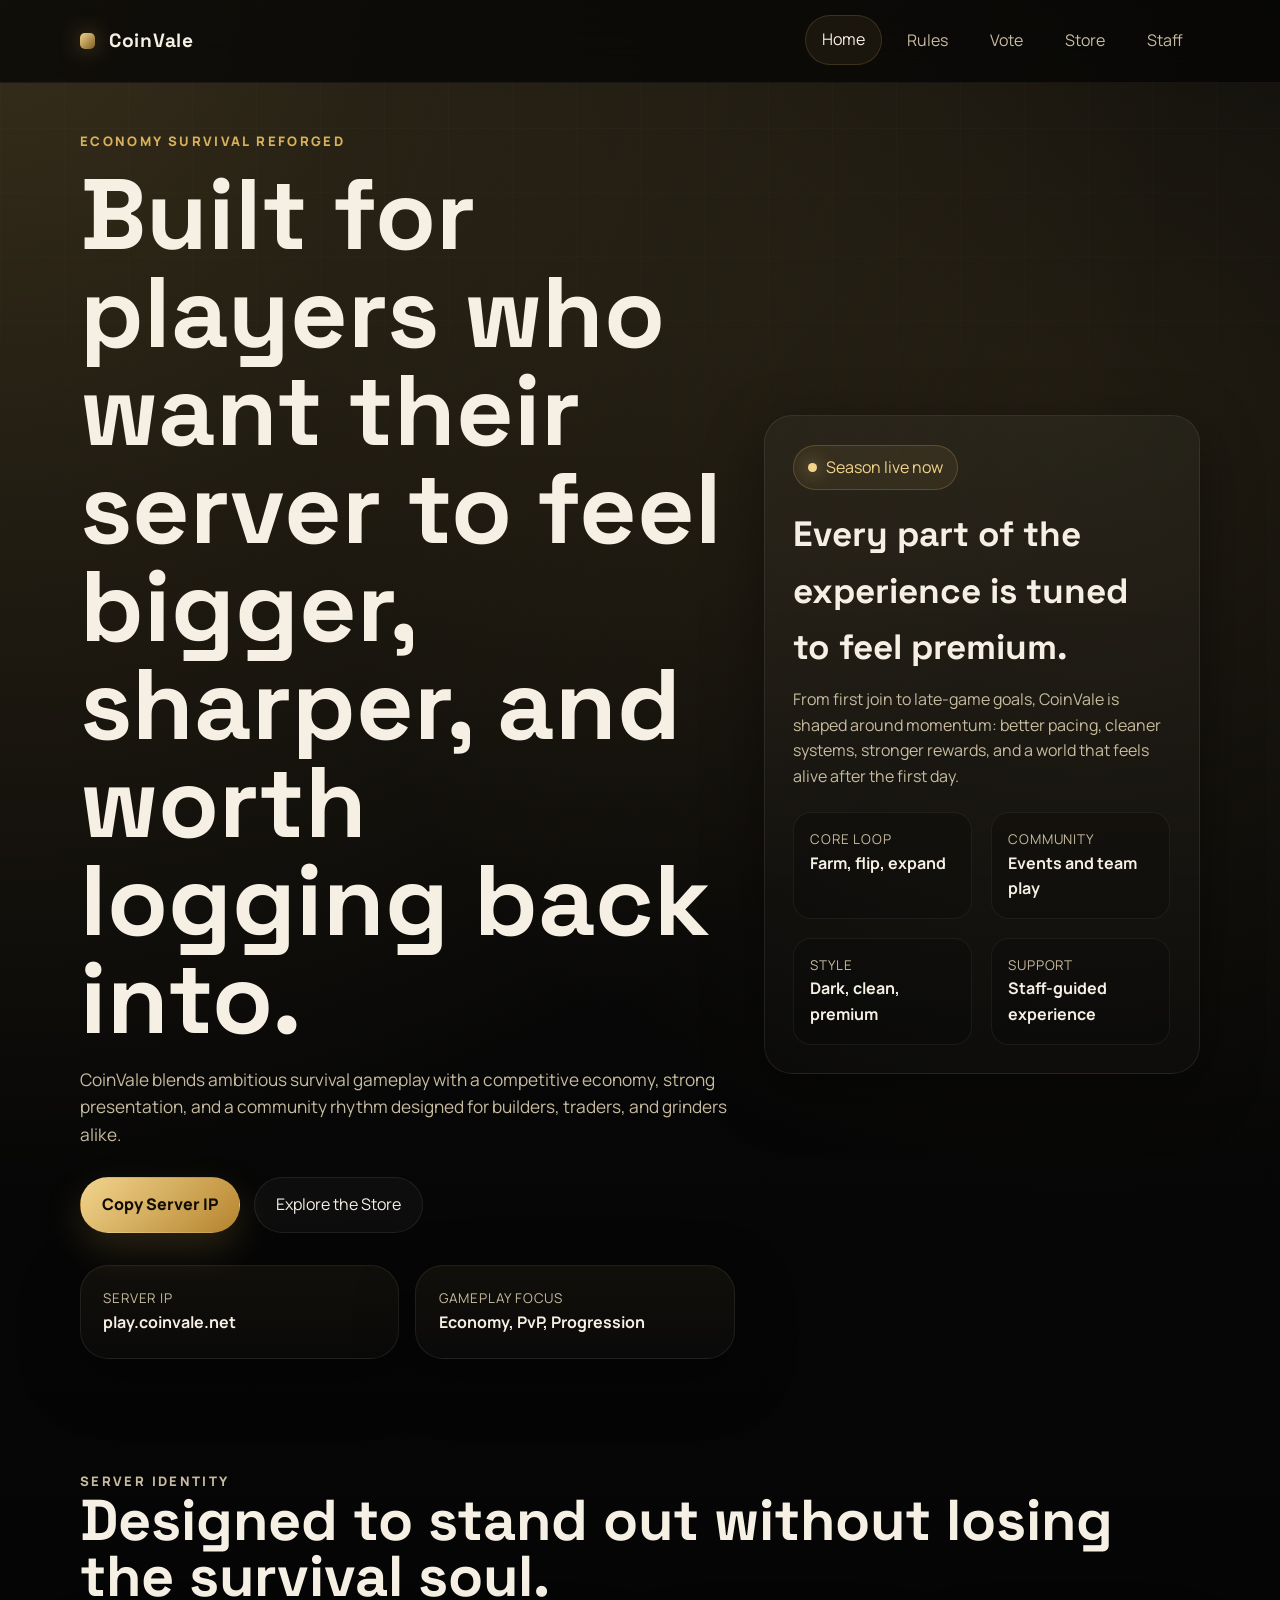
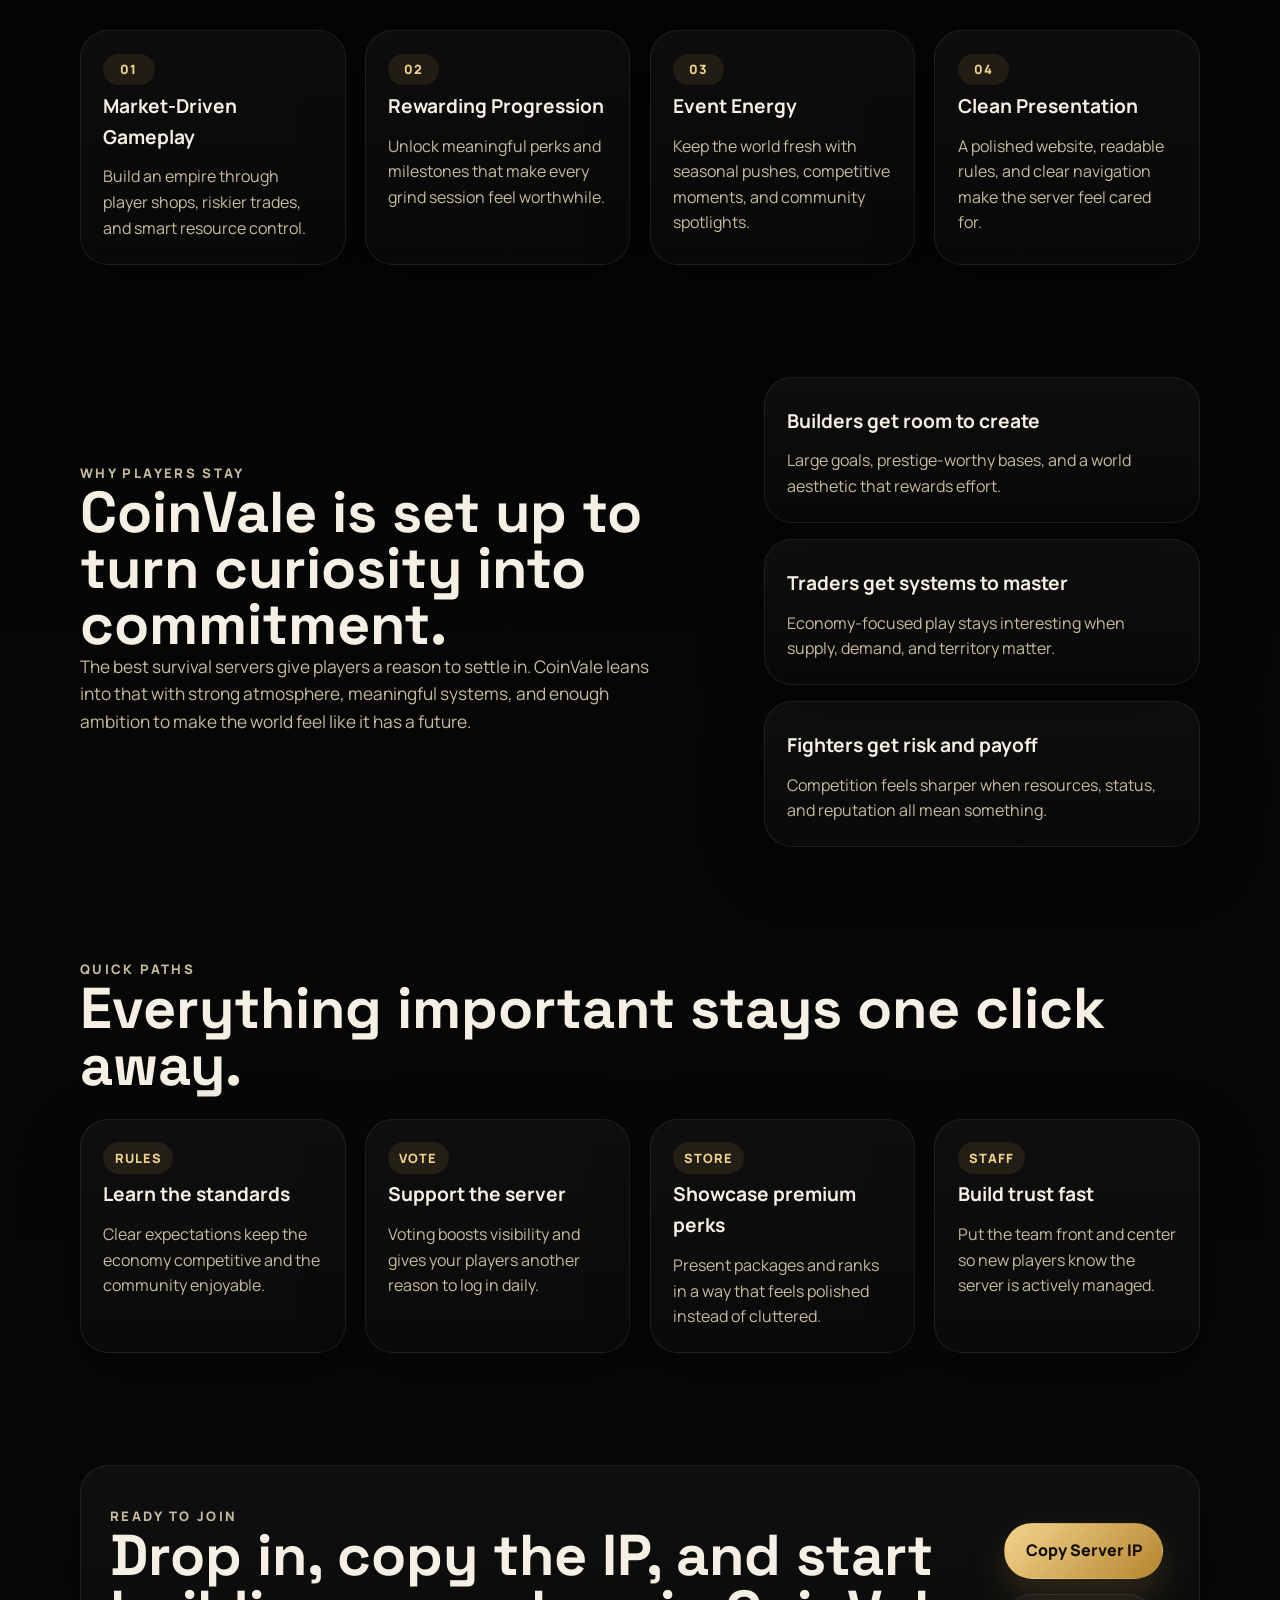
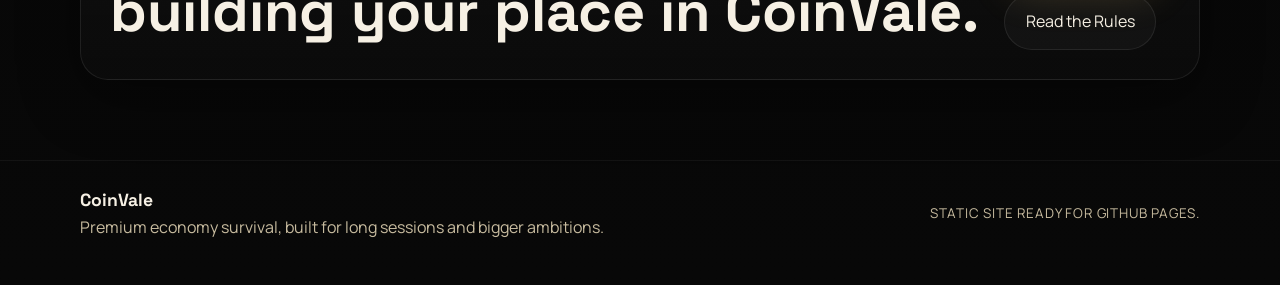
<file: index.html>
<!DOCTYPE html>
<html lang="en">
<head>
  <meta charset="UTF-8">
  <meta name="viewport" content="width=device-width, initial-scale=1">
  <meta name="description" content="CoinVale is a premium economy survival Minecraft server with polished progression, events, and community-driven gameplay.">
  <title>CoinVale | Premium Economy Survival</title>
  <link rel="preconnect" href="https://fonts.googleapis.com">
  <link rel="preconnect" href="https://fonts.gstatic.com" crossorigin>
  <link href="https://fonts.googleapis.com/css2?family=Manrope:wght@400;500;600;700;800&family=Space+Grotesk:wght@500;700&display=swap" rel="stylesheet">
  <link rel="stylesheet" href="style.css">
</head>
<body>
  <div class="site-shell">
    <header class="site-header">
      <div class="container header-inner">
        <a class="brand" href="index.html" aria-label="CoinVale home">
          <span class="brand-mark"></span>
          <span class="brand-text">CoinVale</span>
        </a>
        <button class="nav-toggle" type="button" aria-expanded="false" aria-controls="site-nav" data-nav-toggle>
          Menu
        </button>
        <nav class="site-nav" id="site-nav" data-nav-panel>
          <a class="active" href="index.html">Home</a>
          <a href="pages/rules.html">Rules</a>
          <a href="pages/vote.html">Vote</a>
          <a href="pages/store.html">Store</a>
          <a href="pages/staff.html">Staff</a>
        </nav>
      </div>
    </header>

    <main>
      <section class="hero section">
        <div class="container hero-grid">
          <div class="hero-copy reveal">
            <p class="eyebrow">Economy Survival Reforged</p>
            <h1>Built for players who want their server to feel bigger, sharper, and worth logging back into.</h1>
            <p class="lead">
              CoinVale blends ambitious survival gameplay with a competitive economy, strong presentation,
              and a community rhythm designed for builders, traders, and grinders alike.
            </p>
            <div class="hero-actions">
              <button class="button button-primary" type="button" data-copy-ip>
                Copy Server IP
              </button>
              <a class="button button-secondary" href="pages/store.html">Explore the Store</a>
            </div>
            <div class="hero-meta">
              <article class="meta-card">
                <span class="meta-label">Server IP</span>
                <strong>play.coinvale.net</strong>
              </article>
              <article class="meta-card">
                <span class="meta-label">Gameplay Focus</span>
                <strong>Economy, PvP, Progression</strong>
              </article>
            </div>
          </div>

          <aside class="feature-card hero-panel reveal delay-1">
            <div class="status-pill">
              <span class="status-dot"></span>
              <span>Season live now</span>
            </div>
            <h2>Every part of the experience is tuned to feel premium.</h2>
            <p>
              From first join to late-game goals, CoinVale is shaped around momentum: better pacing, cleaner
              systems, stronger rewards, and a world that feels alive after the first day.
            </p>
            <div class="mini-grid">
              <article class="mini-card">
                <span class="mini-label">Core Loop</span>
                <strong>Farm, flip, expand</strong>
              </article>
              <article class="mini-card">
                <span class="mini-label">Community</span>
                <strong>Events and team play</strong>
              </article>
              <article class="mini-card">
                <span class="mini-label">Style</span>
                <strong>Dark, clean, premium</strong>
              </article>
              <article class="mini-card">
                <span class="mini-label">Support</span>
                <strong>Staff-guided experience</strong>
              </article>
            </div>
          </aside>
        </div>
      </section>

      <section class="section">
        <div class="container">
          <div class="section-heading reveal">
            <p class="eyebrow">Server Identity</p>
            <h2>Designed to stand out without losing the survival soul.</h2>
          </div>
          <div class="stats-grid">
            <article class="feature-card reveal">
              <span class="card-tag">01</span>
              <h3>Market-Driven Gameplay</h3>
              <p>Build an empire through player shops, riskier trades, and smart resource control.</p>
            </article>
            <article class="feature-card reveal delay-1">
              <span class="card-tag">02</span>
              <h3>Rewarding Progression</h3>
              <p>Unlock meaningful perks and milestones that make every grind session feel worthwhile.</p>
            </article>
            <article class="feature-card reveal delay-2">
              <span class="card-tag">03</span>
              <h3>Event Energy</h3>
              <p>Keep the world fresh with seasonal pushes, competitive moments, and community spotlights.</p>
            </article>
            <article class="feature-card reveal delay-3">
              <span class="card-tag">04</span>
              <h3>Clean Presentation</h3>
              <p>A polished website, readable rules, and clear navigation make the server feel cared for.</p>
            </article>
          </div>
        </div>
      </section>

      <section class="section">
        <div class="container split-layout">
          <div class="split-copy reveal">
            <p class="eyebrow">Why Players Stay</p>
            <h2>CoinVale is set up to turn curiosity into commitment.</h2>
            <p class="lead compact">
              The best survival servers give players a reason to settle in. CoinVale leans into that with
              strong atmosphere, meaningful systems, and enough ambition to make the world feel like it has a future.
            </p>
          </div>
          <div class="stacked-cards reveal delay-1">
            <article class="feature-card">
              <h3>Builders get room to create</h3>
              <p>Large goals, prestige-worthy bases, and a world aesthetic that rewards effort.</p>
            </article>
            <article class="feature-card">
              <h3>Traders get systems to master</h3>
              <p>Economy-focused play stays interesting when supply, demand, and territory matter.</p>
            </article>
            <article class="feature-card">
              <h3>Fighters get risk and payoff</h3>
              <p>Competition feels sharper when resources, status, and reputation all mean something.</p>
            </article>
          </div>
        </div>
      </section>

      <section class="section">
        <div class="container">
          <div class="section-heading reveal">
            <p class="eyebrow">Quick Paths</p>
            <h2>Everything important stays one click away.</h2>
          </div>
          <div class="page-grid">
            <a class="feature-card feature-link reveal" href="pages/rules.html">
              <span class="card-tag">Rules</span>
              <h3>Learn the standards</h3>
              <p>Clear expectations keep the economy competitive and the community enjoyable.</p>
            </a>
            <a class="feature-card feature-link reveal delay-1" href="pages/vote.html">
              <span class="card-tag">Vote</span>
              <h3>Support the server</h3>
              <p>Voting boosts visibility and gives your players another reason to log in daily.</p>
            </a>
            <a class="feature-card feature-link reveal delay-2" href="pages/store.html">
              <span class="card-tag">Store</span>
              <h3>Showcase premium perks</h3>
              <p>Present packages and ranks in a way that feels polished instead of cluttered.</p>
            </a>
            <a class="feature-card feature-link reveal delay-3" href="pages/staff.html">
              <span class="card-tag">Staff</span>
              <h3>Build trust fast</h3>
              <p>Put the team front and center so new players know the server is actively managed.</p>
            </a>
          </div>
        </div>
      </section>

      <section class="section">
        <div class="container">
          <div class="callout reveal">
            <div>
              <p class="eyebrow">Ready to Join</p>
              <h2>Drop in, copy the IP, and start building your place in CoinVale.</h2>
            </div>
            <div class="callout-actions">
              <button class="button button-primary" type="button" data-copy-ip>
                Copy Server IP
              </button>
              <a class="button button-secondary" href="pages/rules.html">Read the Rules</a>
            </div>
          </div>
        </div>
      </section>
    </main>

    <footer class="site-footer">
      <div class="container footer-inner">
        <div>
          <strong>CoinVale</strong>
          <p>Premium economy survival, built for long sessions and bigger ambitions.</p>
        </div>
        <p class="footer-note">Static site ready for GitHub Pages.</p>
      </div>
    </footer>
  </div>

  <script src="script.js"></script>
</body>
</html>
</file>
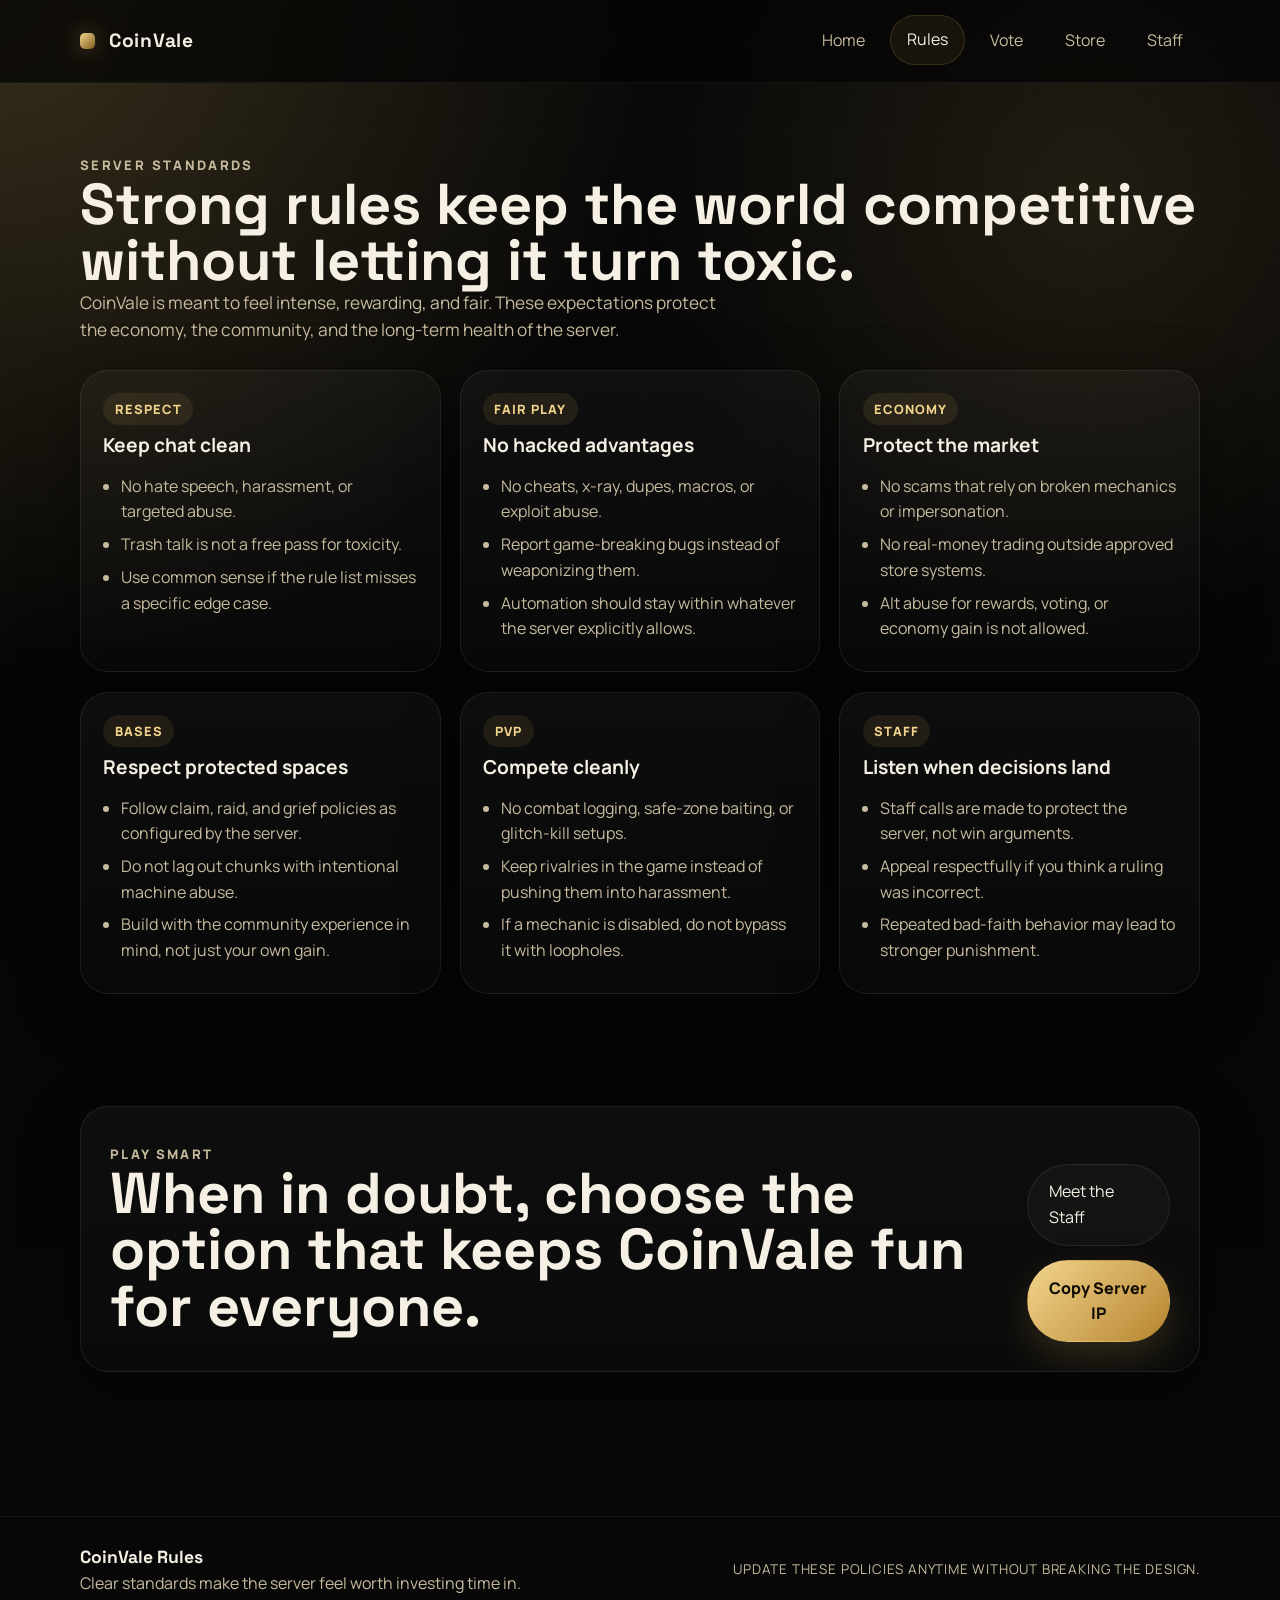
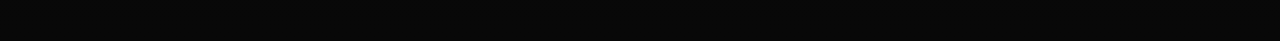
<file: pages/rules.html>
<!DOCTYPE html>
<html lang="en">
<head>
  <meta charset="UTF-8">
  <meta name="viewport" content="width=device-width, initial-scale=1">
  <meta name="description" content="Read the CoinVale server rules for respectful, competitive, and fair economy survival gameplay.">
  <title>CoinVale | Rules</title>
  <link rel="preconnect" href="https://fonts.googleapis.com">
  <link rel="preconnect" href="https://fonts.gstatic.com" crossorigin>
  <link href="https://fonts.googleapis.com/css2?family=Manrope:wght@400;500;600;700;800&family=Space+Grotesk:wght@500;700&display=swap" rel="stylesheet">
  <link rel="stylesheet" href="../style.css">
</head>
<body>
  <div class="site-shell">
    <header class="site-header">
      <div class="container header-inner">
        <a class="brand" href="../index.html" aria-label="CoinVale home">
          <span class="brand-mark"></span>
          <span class="brand-text">CoinVale</span>
        </a>
        <button class="nav-toggle" type="button" aria-expanded="false" aria-controls="site-nav" data-nav-toggle>
          Menu
        </button>
        <nav class="site-nav" id="site-nav" data-nav-panel>
          <a href="../index.html">Home</a>
          <a class="active" href="rules.html">Rules</a>
          <a href="vote.html">Vote</a>
          <a href="store.html">Store</a>
          <a href="staff.html">Staff</a>
        </nav>
      </div>
    </header>

    <main class="content-block">
      <section class="section">
        <div class="container">
          <div class="page-hero reveal">
            <p class="eyebrow">Server Standards</p>
            <h1>Strong rules keep the world competitive without letting it turn toxic.</h1>
            <p class="lead">
              CoinVale is meant to feel intense, rewarding, and fair. These expectations protect the economy,
              the community, and the long-term health of the server.
            </p>
          </div>

          <div class="package-grid">
            <article class="feature-card reveal">
              <span class="card-tag">Respect</span>
              <h3>Keep chat clean</h3>
              <ul class="rule-list">
                <li>No hate speech, harassment, or targeted abuse.</li>
                <li>Trash talk is not a free pass for toxicity.</li>
                <li>Use common sense if the rule list misses a specific edge case.</li>
              </ul>
            </article>

            <article class="feature-card reveal delay-1">
              <span class="card-tag">Fair Play</span>
              <h3>No hacked advantages</h3>
              <ul class="rule-list">
                <li>No cheats, x-ray, dupes, macros, or exploit abuse.</li>
                <li>Report game-breaking bugs instead of weaponizing them.</li>
                <li>Automation should stay within whatever the server explicitly allows.</li>
              </ul>
            </article>

            <article class="feature-card reveal delay-2">
              <span class="card-tag">Economy</span>
              <h3>Protect the market</h3>
              <ul class="rule-list">
                <li>No scams that rely on broken mechanics or impersonation.</li>
                <li>No real-money trading outside approved store systems.</li>
                <li>Alt abuse for rewards, voting, or economy gain is not allowed.</li>
              </ul>
            </article>

            <article class="feature-card reveal">
              <span class="card-tag">Bases</span>
              <h3>Respect protected spaces</h3>
              <ul class="rule-list">
                <li>Follow claim, raid, and grief policies as configured by the server.</li>
                <li>Do not lag out chunks with intentional machine abuse.</li>
                <li>Build with the community experience in mind, not just your own gain.</li>
              </ul>
            </article>

            <article class="feature-card reveal delay-1">
              <span class="card-tag">PvP</span>
              <h3>Compete cleanly</h3>
              <ul class="rule-list">
                <li>No combat logging, safe-zone baiting, or glitch-kill setups.</li>
                <li>Keep rivalries in the game instead of pushing them into harassment.</li>
                <li>If a mechanic is disabled, do not bypass it with loopholes.</li>
              </ul>
            </article>

            <article class="feature-card reveal delay-2">
              <span class="card-tag">Staff</span>
              <h3>Listen when decisions land</h3>
              <ul class="rule-list">
                <li>Staff calls are made to protect the server, not win arguments.</li>
                <li>Appeal respectfully if you think a ruling was incorrect.</li>
                <li>Repeated bad-faith behavior may lead to stronger punishment.</li>
              </ul>
            </article>
          </div>
        </div>
      </section>

      <section class="section">
        <div class="container">
          <div class="callout reveal">
            <div>
              <p class="eyebrow">Play Smart</p>
              <h2>When in doubt, choose the option that keeps CoinVale fun for everyone.</h2>
            </div>
            <div class="callout-actions">
              <a class="button button-secondary" href="staff.html">Meet the Staff</a>
              <button class="button button-primary" type="button" data-copy-ip>
                Copy Server IP
              </button>
            </div>
          </div>
        </div>
      </section>
    </main>

    <footer class="site-footer">
      <div class="container footer-inner">
        <div>
          <strong>CoinVale Rules</strong>
          <p>Clear standards make the server feel worth investing time in.</p>
        </div>
        <p class="footer-note">Update these policies anytime without breaking the design.</p>
      </div>
    </footer>
  </div>

  <script src="../script.js"></script>
</body>
</html>
</file>
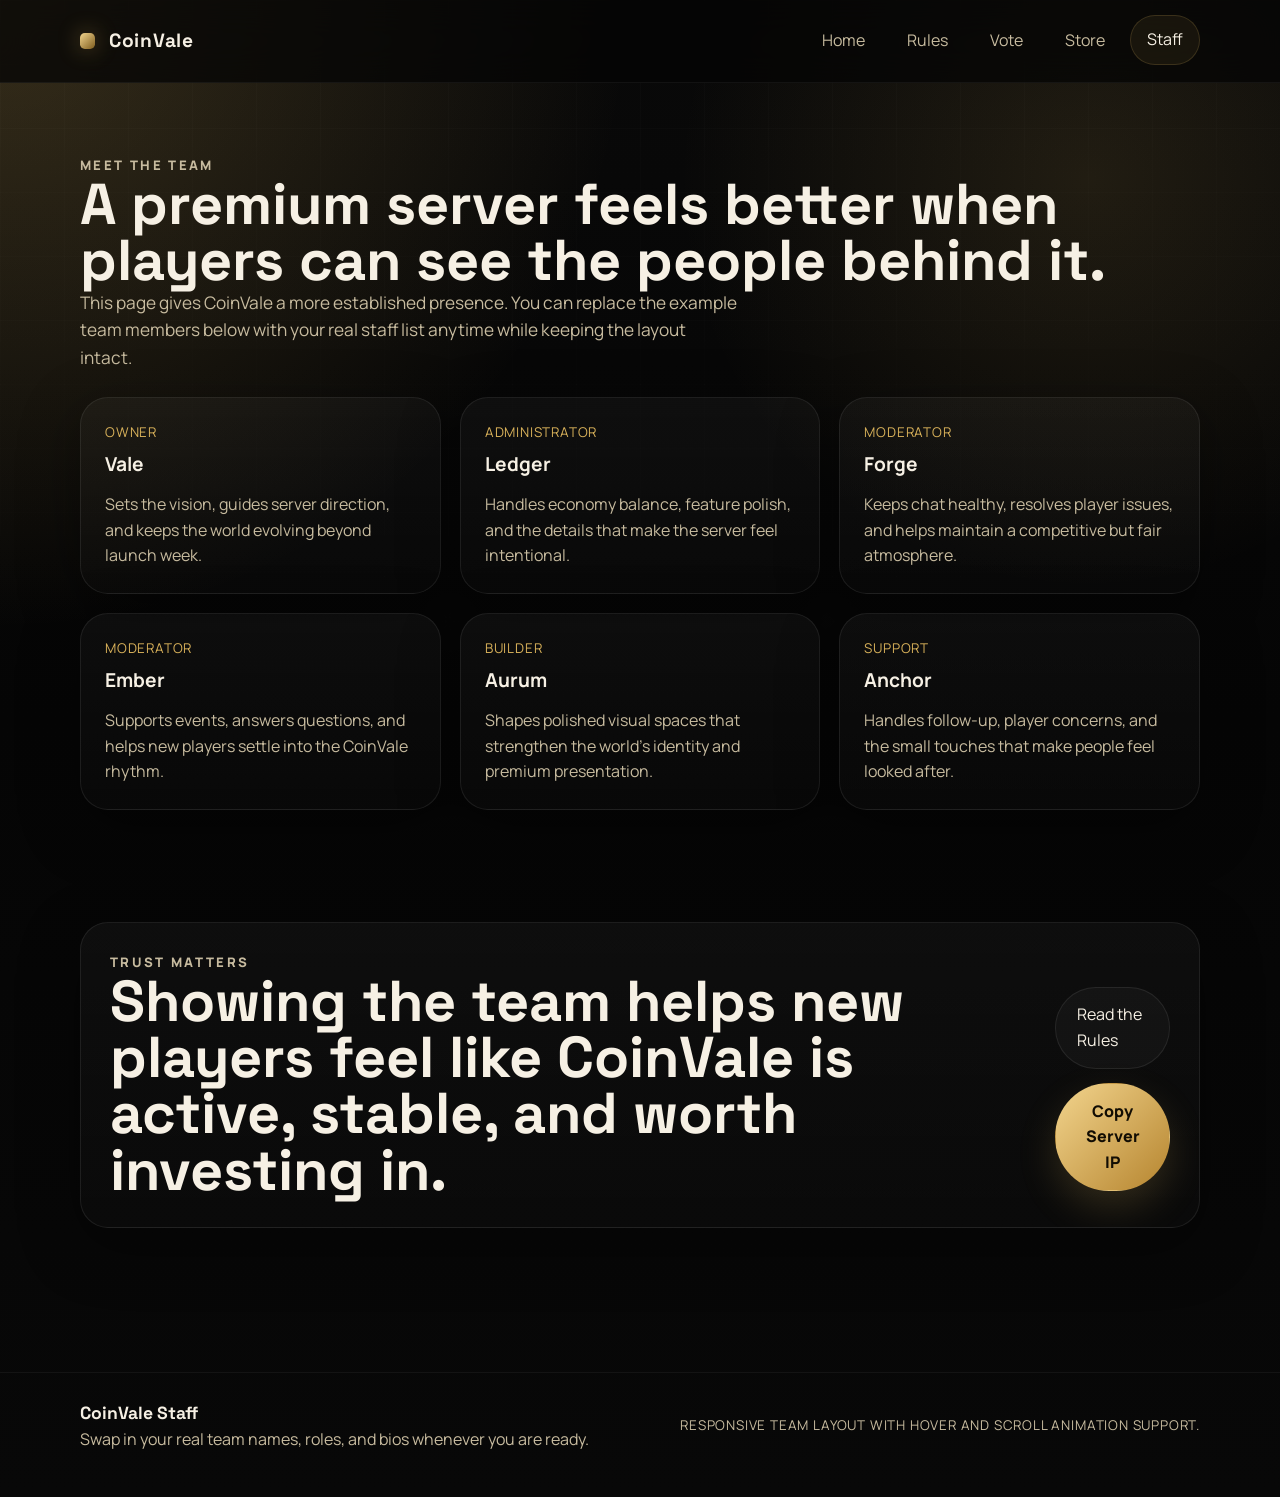
<file: pages/staff.html>
<!DOCTYPE html>
<html lang="en">
<head>
  <meta charset="UTF-8">
  <meta name="viewport" content="width=device-width, initial-scale=1">
  <meta name="description" content="Meet the CoinVale staff team and the people shaping the player experience.">
  <title>CoinVale | Staff</title>
  <link rel="preconnect" href="https://fonts.googleapis.com">
  <link rel="preconnect" href="https://fonts.gstatic.com" crossorigin>
  <link href="https://fonts.googleapis.com/css2?family=Manrope:wght@400;500;600;700;800&family=Space+Grotesk:wght@500;700&display=swap" rel="stylesheet">
  <link rel="stylesheet" href="../style.css">
</head>
<body>
  <div class="site-shell">
    <header class="site-header">
      <div class="container header-inner">
        <a class="brand" href="../index.html" aria-label="CoinVale home">
          <span class="brand-mark"></span>
          <span class="brand-text">CoinVale</span>
        </a>
        <button class="nav-toggle" type="button" aria-expanded="false" aria-controls="site-nav" data-nav-toggle>
          Menu
        </button>
        <nav class="site-nav" id="site-nav" data-nav-panel>
          <a href="../index.html">Home</a>
          <a href="rules.html">Rules</a>
          <a href="vote.html">Vote</a>
          <a href="store.html">Store</a>
          <a class="active" href="staff.html">Staff</a>
        </nav>
      </div>
    </header>

    <main class="content-block">
      <section class="section">
        <div class="container">
          <div class="page-hero reveal">
            <p class="eyebrow">Meet the Team</p>
            <h1>A premium server feels better when players can see the people behind it.</h1>
            <p class="lead">
              This page gives CoinVale a more established presence. You can replace the example team members
              below with your real staff list anytime while keeping the layout intact.
            </p>
          </div>

          <div class="team-grid">
            <article class="feature-card staff-card reveal">
              <span class="staff-role">Owner</span>
              <h3>Vale</h3>
              <p>Sets the vision, guides server direction, and keeps the world evolving beyond launch week.</p>
            </article>

            <article class="feature-card staff-card reveal delay-1">
              <span class="staff-role">Administrator</span>
              <h3>Ledger</h3>
              <p>Handles economy balance, feature polish, and the details that make the server feel intentional.</p>
            </article>

            <article class="feature-card staff-card reveal delay-2">
              <span class="staff-role">Moderator</span>
              <h3>Forge</h3>
              <p>Keeps chat healthy, resolves player issues, and helps maintain a competitive but fair atmosphere.</p>
            </article>

            <article class="feature-card staff-card reveal">
              <span class="staff-role">Moderator</span>
              <h3>Ember</h3>
              <p>Supports events, answers questions, and helps new players settle into the CoinVale rhythm.</p>
            </article>

            <article class="feature-card staff-card reveal delay-1">
              <span class="staff-role">Builder</span>
              <h3>Aurum</h3>
              <p>Shapes polished visual spaces that strengthen the world’s identity and premium presentation.</p>
            </article>

            <article class="feature-card staff-card reveal delay-2">
              <span class="staff-role">Support</span>
              <h3>Anchor</h3>
              <p>Handles follow-up, player concerns, and the small touches that make people feel looked after.</p>
            </article>
          </div>
        </div>
      </section>

      <section class="section">
        <div class="container">
          <div class="callout reveal">
            <div>
              <p class="eyebrow">Trust Matters</p>
              <h2>Showing the team helps new players feel like CoinVale is active, stable, and worth investing in.</h2>
            </div>
            <div class="callout-actions">
              <a class="button button-secondary" href="rules.html">Read the Rules</a>
              <button class="button button-primary" type="button" data-copy-ip>
                Copy Server IP
              </button>
            </div>
          </div>
        </div>
      </section>
    </main>

    <footer class="site-footer">
      <div class="container footer-inner">
        <div>
          <strong>CoinVale Staff</strong>
          <p>Swap in your real team names, roles, and bios whenever you are ready.</p>
        </div>
        <p class="footer-note">Responsive team layout with hover and scroll animation support.</p>
      </div>
    </footer>
  </div>

  <script src="../script.js"></script>
</body>
</html>
</file>
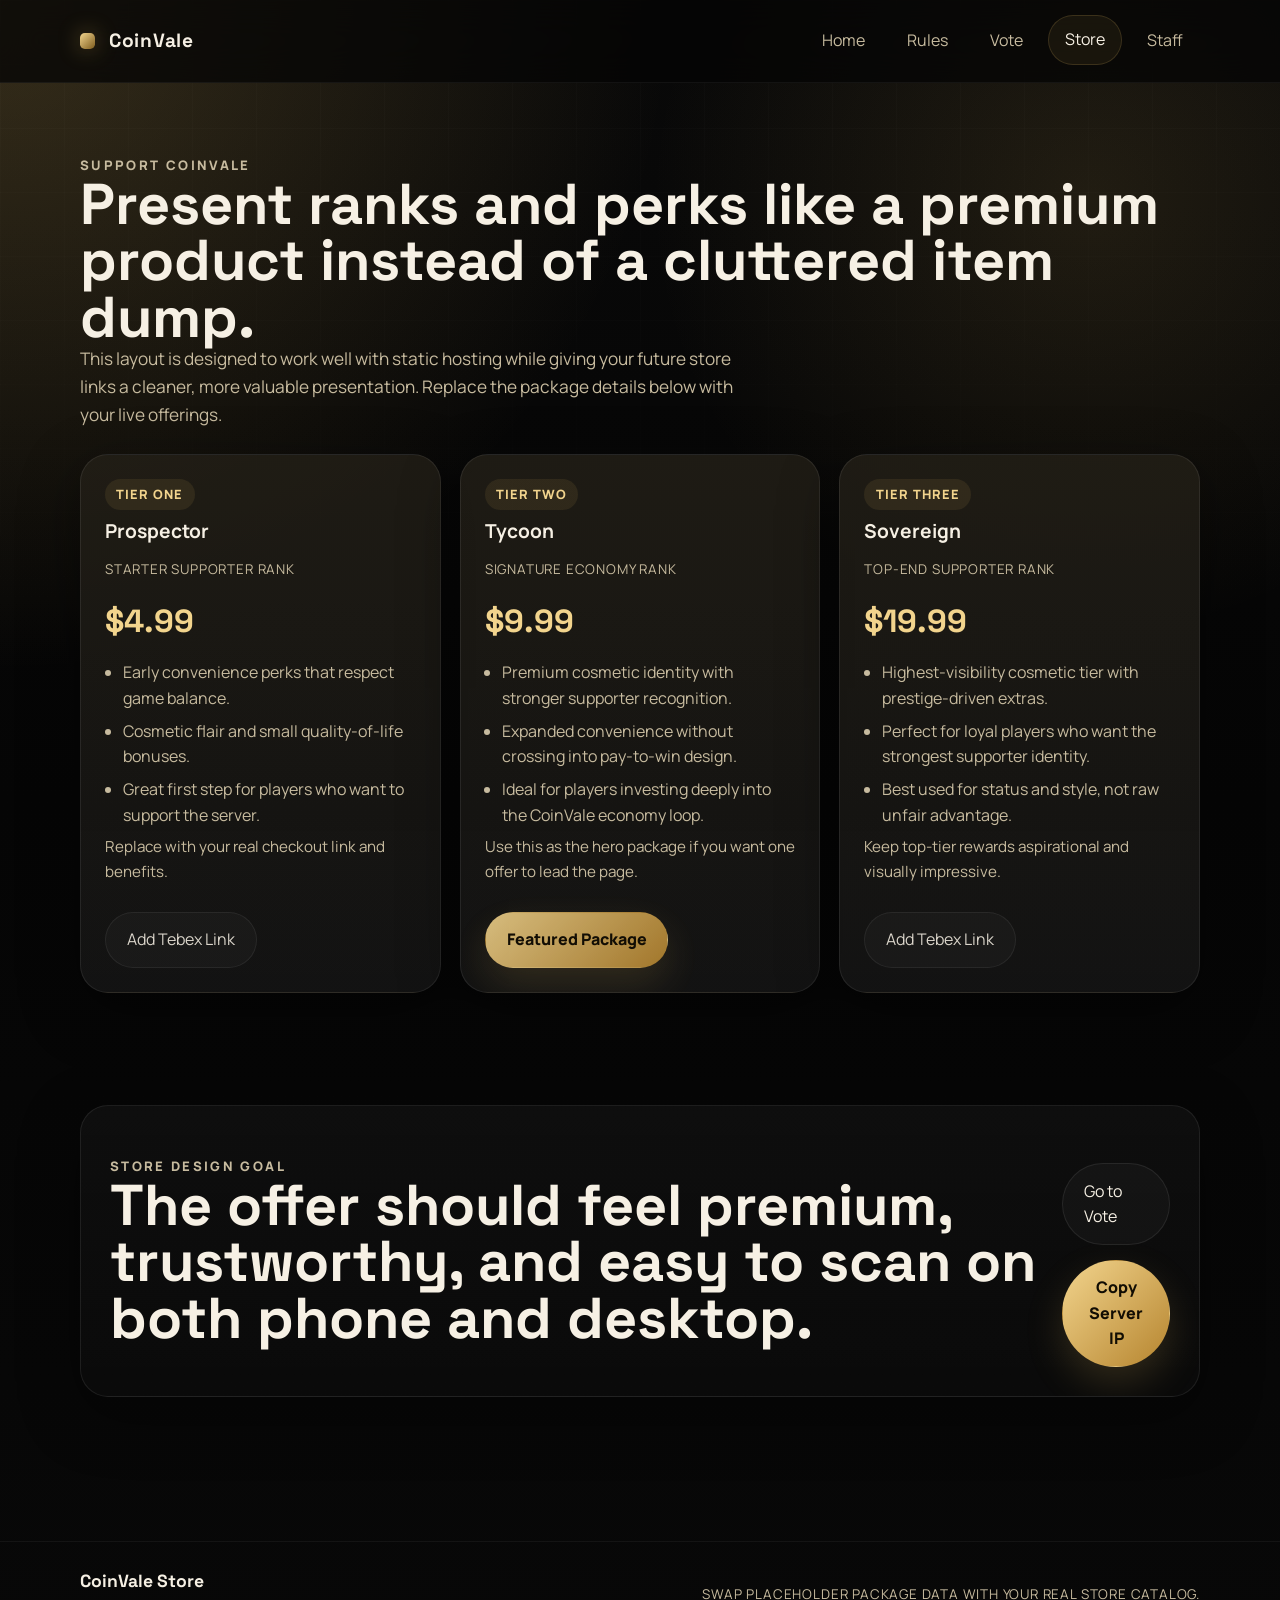
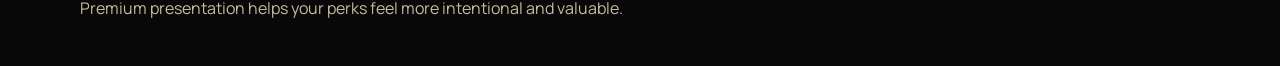
<file: pages/store.html>
<!DOCTYPE html>
<html lang="en">
<head>
  <meta charset="UTF-8">
  <meta name="viewport" content="width=device-width, initial-scale=1">
  <meta name="description" content="Explore polished premium ranks and supporter perks for the CoinVale Minecraft server.">
  <title>CoinVale | Store</title>
  <link rel="preconnect" href="https://fonts.googleapis.com">
  <link rel="preconnect" href="https://fonts.gstatic.com" crossorigin>
  <link href="https://fonts.googleapis.com/css2?family=Manrope:wght@400;500;600;700;800&family=Space+Grotesk:wght@500;700&display=swap" rel="stylesheet">
  <link rel="stylesheet" href="../style.css">
</head>
<body>
  <div class="site-shell">
    <header class="site-header">
      <div class="container header-inner">
        <a class="brand" href="../index.html" aria-label="CoinVale home">
          <span class="brand-mark"></span>
          <span class="brand-text">CoinVale</span>
        </a>
        <button class="nav-toggle" type="button" aria-expanded="false" aria-controls="site-nav" data-nav-toggle>
          Menu
        </button>
        <nav class="site-nav" id="site-nav" data-nav-panel>
          <a href="../index.html">Home</a>
          <a href="rules.html">Rules</a>
          <a href="vote.html">Vote</a>
          <a class="active" href="store.html">Store</a>
          <a href="staff.html">Staff</a>
        </nav>
      </div>
    </header>

    <main class="content-block">
      <section class="section">
        <div class="container">
          <div class="page-hero reveal">
            <p class="eyebrow">Support CoinVale</p>
            <h1>Present ranks and perks like a premium product instead of a cluttered item dump.</h1>
            <p class="lead">
              This layout is designed to work well with static hosting while giving your future store links a
              cleaner, more valuable presentation. Replace the package details below with your live offerings.
            </p>
          </div>

          <div class="package-grid">
            <article class="feature-card package-card reveal">
              <span class="card-tag">Tier One</span>
              <h3>Prospector</h3>
              <span class="price-label">Starter Supporter Rank</span>
              <strong class="price">$4.99</strong>
              <ul class="benefit-list">
                <li>Early convenience perks that respect game balance.</li>
                <li>Cosmetic flair and small quality-of-life bonuses.</li>
                <li>Great first step for players who want to support the server.</li>
              </ul>
              <p class="package-note">Replace with your real checkout link and benefits.</p>
              <div class="hero-actions">
                <span class="button button-secondary button-disabled">Add Tebex Link</span>
              </div>
            </article>

            <article class="feature-card package-card reveal delay-1">
              <span class="card-tag">Tier Two</span>
              <h3>Tycoon</h3>
              <span class="price-label">Signature Economy Rank</span>
              <strong class="price">$9.99</strong>
              <ul class="benefit-list">
                <li>Premium cosmetic identity with stronger supporter recognition.</li>
                <li>Expanded convenience without crossing into pay-to-win design.</li>
                <li>Ideal for players investing deeply into the CoinVale economy loop.</li>
              </ul>
              <p class="package-note">Use this as the hero package if you want one offer to lead the page.</p>
              <div class="hero-actions">
                <span class="button button-primary button-disabled">Featured Package</span>
              </div>
            </article>

            <article class="feature-card package-card reveal delay-2">
              <span class="card-tag">Tier Three</span>
              <h3>Sovereign</h3>
              <span class="price-label">Top-End Supporter Rank</span>
              <strong class="price">$19.99</strong>
              <ul class="benefit-list">
                <li>Highest-visibility cosmetic tier with prestige-driven extras.</li>
                <li>Perfect for loyal players who want the strongest supporter identity.</li>
                <li>Best used for status and style, not raw unfair advantage.</li>
              </ul>
              <p class="package-note">Keep top-tier rewards aspirational and visually impressive.</p>
              <div class="hero-actions">
                <span class="button button-secondary button-disabled">Add Tebex Link</span>
              </div>
            </article>
          </div>
        </div>
      </section>

      <section class="section">
        <div class="container">
          <div class="callout reveal">
            <div>
              <p class="eyebrow">Store Design Goal</p>
              <h2>The offer should feel premium, trustworthy, and easy to scan on both phone and desktop.</h2>
            </div>
            <div class="callout-actions">
              <a class="button button-secondary" href="vote.html">Go to Vote</a>
              <button class="button button-primary" type="button" data-copy-ip>
                Copy Server IP
              </button>
            </div>
          </div>
        </div>
      </section>
    </main>

    <footer class="site-footer">
      <div class="container footer-inner">
        <div>
          <strong>CoinVale Store</strong>
          <p>Premium presentation helps your perks feel more intentional and valuable.</p>
        </div>
        <p class="footer-note">Swap placeholder package data with your real store catalog.</p>
      </div>
    </footer>
  </div>

  <script src="../script.js"></script>
</body>
</html>
</file>
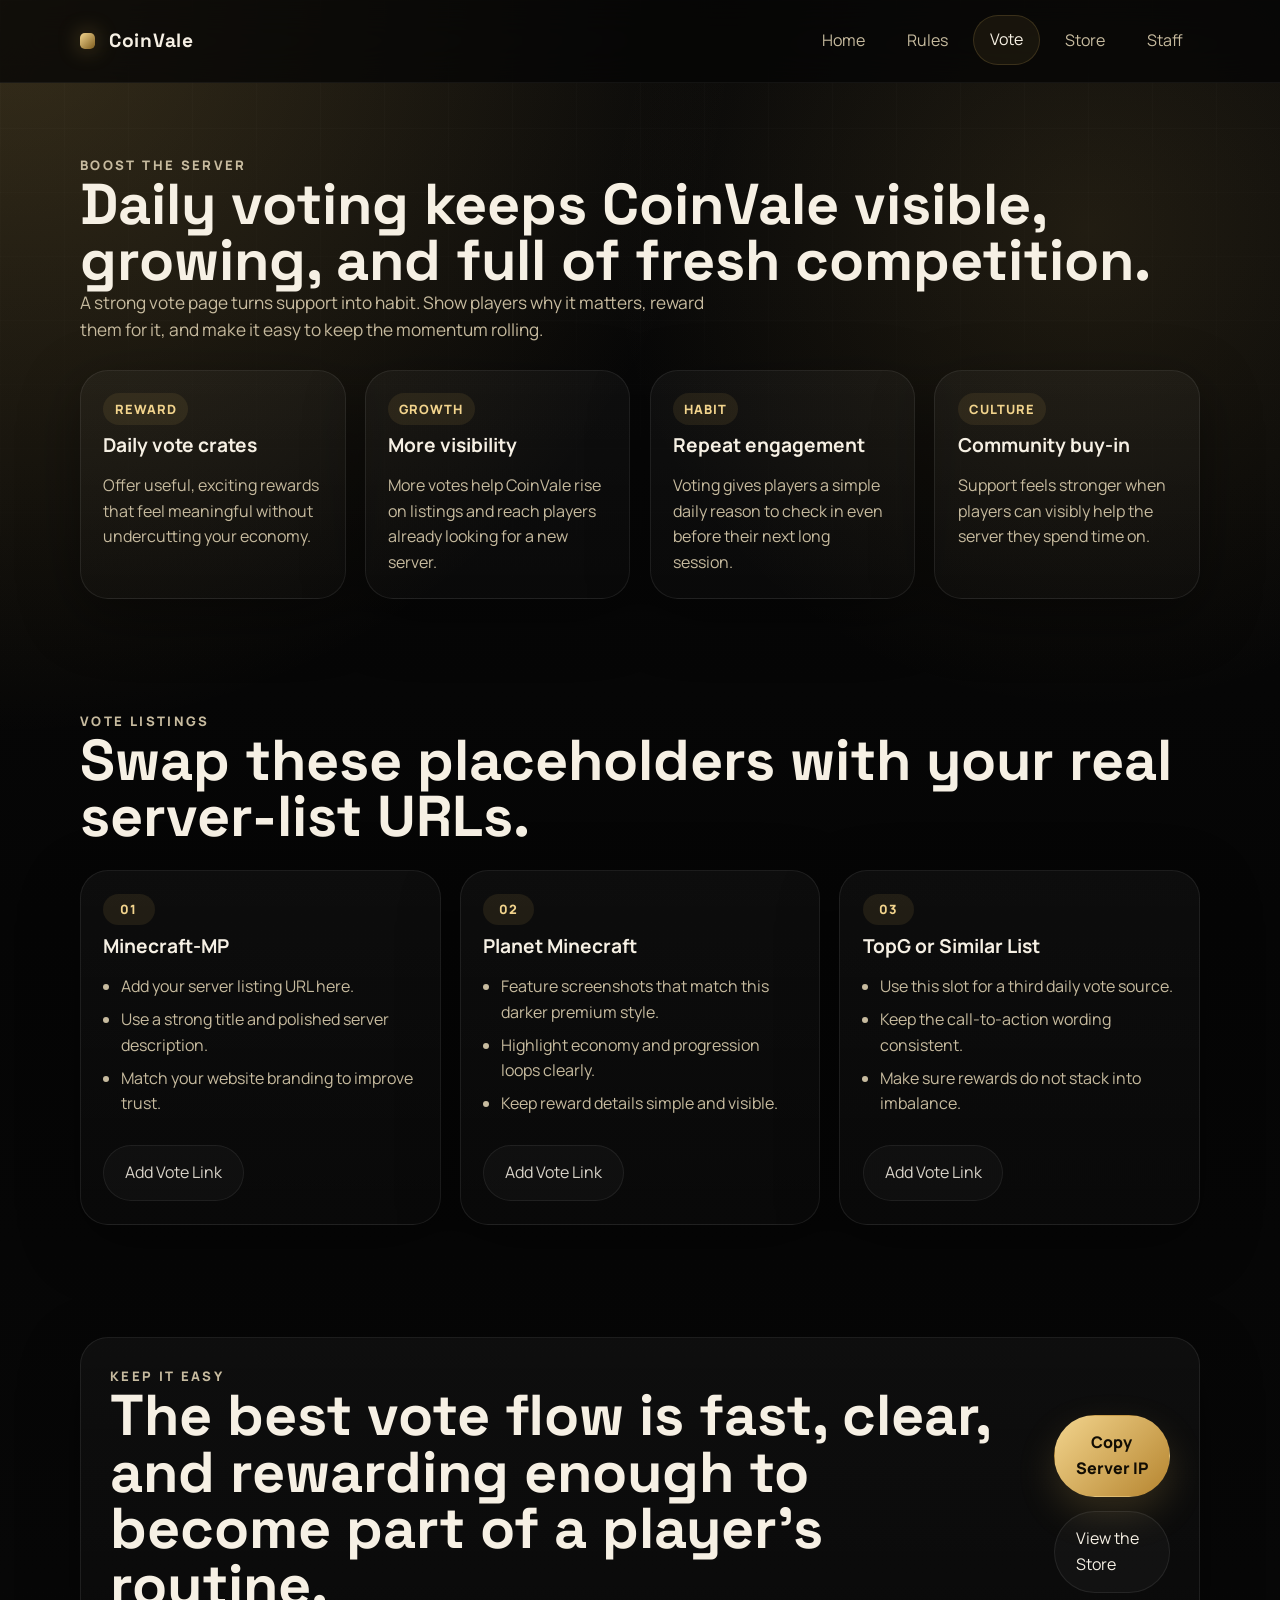
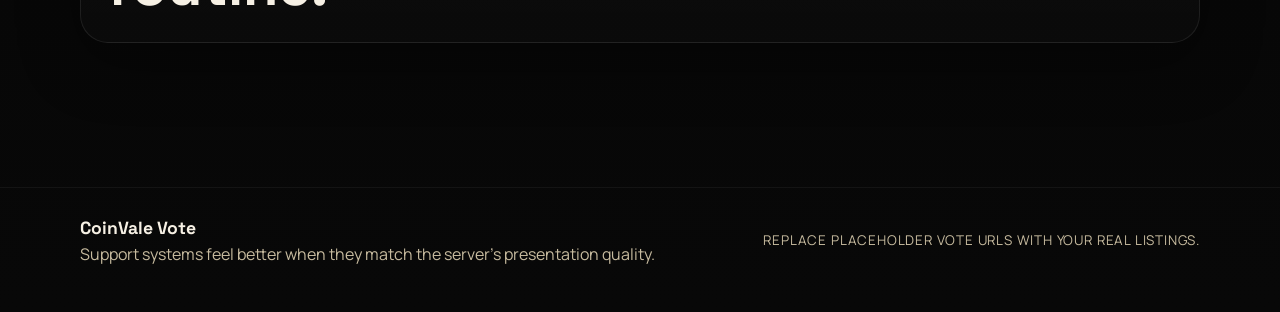
<file: pages/vote.html>
<!DOCTYPE html>
<html lang="en">
<head>
  <meta charset="UTF-8">
  <meta name="viewport" content="width=device-width, initial-scale=1">
  <meta name="description" content="Support CoinVale by voting daily and help more players discover the server.">
  <title>CoinVale | Vote</title>
  <link rel="preconnect" href="https://fonts.googleapis.com">
  <link rel="preconnect" href="https://fonts.gstatic.com" crossorigin>
  <link href="https://fonts.googleapis.com/css2?family=Manrope:wght@400;500;600;700;800&family=Space+Grotesk:wght@500;700&display=swap" rel="stylesheet">
  <link rel="stylesheet" href="../style.css">
</head>
<body>
  <div class="site-shell">
    <header class="site-header">
      <div class="container header-inner">
        <a class="brand" href="../index.html" aria-label="CoinVale home">
          <span class="brand-mark"></span>
          <span class="brand-text">CoinVale</span>
        </a>
        <button class="nav-toggle" type="button" aria-expanded="false" aria-controls="site-nav" data-nav-toggle>
          Menu
        </button>
        <nav class="site-nav" id="site-nav" data-nav-panel>
          <a href="../index.html">Home</a>
          <a href="rules.html">Rules</a>
          <a class="active" href="vote.html">Vote</a>
          <a href="store.html">Store</a>
          <a href="staff.html">Staff</a>
        </nav>
      </div>
    </header>

    <main class="content-block">
      <section class="section">
        <div class="container">
          <div class="page-hero reveal">
            <p class="eyebrow">Boost the Server</p>
            <h1>Daily voting keeps CoinVale visible, growing, and full of fresh competition.</h1>
            <p class="lead">
              A strong vote page turns support into habit. Show players why it matters, reward them for it,
              and make it easy to keep the momentum rolling.
            </p>
          </div>

          <div class="stats-grid">
            <article class="feature-card reveal">
              <span class="card-tag">Reward</span>
              <h3>Daily vote crates</h3>
              <p>Offer useful, exciting rewards that feel meaningful without undercutting your economy.</p>
            </article>
            <article class="feature-card reveal delay-1">
              <span class="card-tag">Growth</span>
              <h3>More visibility</h3>
              <p>More votes help CoinVale rise on listings and reach players already looking for a new server.</p>
            </article>
            <article class="feature-card reveal delay-2">
              <span class="card-tag">Habit</span>
              <h3>Repeat engagement</h3>
              <p>Voting gives players a simple daily reason to check in even before their next long session.</p>
            </article>
            <article class="feature-card reveal delay-3">
              <span class="card-tag">Culture</span>
              <h3>Community buy-in</h3>
              <p>Support feels stronger when players can visibly help the server they spend time on.</p>
            </article>
          </div>
        </div>
      </section>

      <section class="section">
        <div class="container">
          <div class="section-heading reveal">
            <p class="eyebrow">Vote Listings</p>
            <h2>Swap these placeholders with your real server-list URLs.</h2>
          </div>

          <div class="team-grid">
            <article class="feature-card reveal">
              <span class="card-tag">01</span>
              <h3>Minecraft-MP</h3>
              <ul class="benefit-list">
                <li>Add your server listing URL here.</li>
                <li>Use a strong title and polished server description.</li>
                <li>Match your website branding to improve trust.</li>
              </ul>
              <div class="hero-actions">
                <span class="button button-secondary button-disabled">Add Vote Link</span>
              </div>
            </article>

            <article class="feature-card reveal delay-1">
              <span class="card-tag">02</span>
              <h3>Planet Minecraft</h3>
              <ul class="benefit-list">
                <li>Feature screenshots that match this darker premium style.</li>
                <li>Highlight economy and progression loops clearly.</li>
                <li>Keep reward details simple and visible.</li>
              </ul>
              <div class="hero-actions">
                <span class="button button-secondary button-disabled">Add Vote Link</span>
              </div>
            </article>

            <article class="feature-card reveal delay-2">
              <span class="card-tag">03</span>
              <h3>TopG or Similar List</h3>
              <ul class="benefit-list">
                <li>Use this slot for a third daily vote source.</li>
                <li>Keep the call-to-action wording consistent.</li>
                <li>Make sure rewards do not stack into imbalance.</li>
              </ul>
              <div class="hero-actions">
                <span class="button button-secondary button-disabled">Add Vote Link</span>
              </div>
            </article>
          </div>
        </div>
      </section>

      <section class="section">
        <div class="container">
          <div class="callout reveal">
            <div>
              <p class="eyebrow">Keep It Easy</p>
              <h2>The best vote flow is fast, clear, and rewarding enough to become part of a player’s routine.</h2>
            </div>
            <div class="callout-actions">
              <button class="button button-primary" type="button" data-copy-ip>
                Copy Server IP
              </button>
              <a class="button button-secondary" href="store.html">View the Store</a>
            </div>
          </div>
        </div>
      </section>
    </main>

    <footer class="site-footer">
      <div class="container footer-inner">
        <div>
          <strong>CoinVale Vote</strong>
          <p>Support systems feel better when they match the server’s presentation quality.</p>
        </div>
        <p class="footer-note">Replace placeholder vote URLs with your real listings.</p>
      </div>
    </footer>
  </div>

  <script src="../script.js"></script>
</body>
</html>
</file>
<file: style.css>
:root {
  --bg: #050505;
  --bg-soft: #0c0c0c;
  --surface: rgba(17, 17, 17, 0.88);
  --surface-strong: rgba(24, 24, 24, 0.96);
  --surface-gold: rgba(216, 177, 90, 0.12);
  --text: #f6f0e4;
  --muted: #c7bb9f;
  --gold: #d8b15a;
  --gold-bright: #f2d48d;
  --line: rgba(255, 255, 255, 0.08);
  --line-strong: rgba(216, 177, 90, 0.28);
  --shadow: 0 18px 60px rgba(0, 0, 0, 0.4);
  --radius-lg: 28px;
  --radius-md: 18px;
  --radius-sm: 12px;
  --transition: 220ms ease;
}

*,
*::before,
*::after {
  box-sizing: border-box;
}

html {
  scroll-behavior: smooth;
}

body {
  margin: 0;
  min-width: 320px;
  background:
    radial-gradient(circle at top left, rgba(216, 177, 90, 0.22), transparent 32%),
    radial-gradient(circle at 85% 12%, rgba(216, 177, 90, 0.12), transparent 24%),
    linear-gradient(180deg, #090909 0%, #050505 48%, #080808 100%);
  color: var(--text);
  font-family: "Manrope", "Segoe UI", sans-serif;
  line-height: 1.6;
}

body::before {
  content: "";
  position: fixed;
  inset: 0;
  pointer-events: none;
  background-image:
    linear-gradient(rgba(255, 255, 255, 0.02) 1px, transparent 1px),
    linear-gradient(90deg, rgba(255, 255, 255, 0.02) 1px, transparent 1px);
  background-size: 64px 64px;
  mask-image: linear-gradient(180deg, rgba(0, 0, 0, 0.85), transparent 92%);
}

a {
  color: inherit;
  text-decoration: none;
}

button,
.button {
  font: inherit;
}

img {
  max-width: 100%;
  display: block;
}

.site-shell {
  min-height: 100vh;
  position: relative;
  overflow: clip;
}

.container {
  width: min(1120px, calc(100% - 2rem));
  margin: 0 auto;
}

.section {
  padding: 2rem 0 5rem;
}

.site-header {
  position: sticky;
  top: 0;
  z-index: 20;
  background: rgba(5, 5, 5, 0.74);
  backdrop-filter: blur(18px);
  border-bottom: 1px solid rgba(255, 255, 255, 0.05);
}

.header-inner {
  position: relative;
  display: flex;
  align-items: center;
  justify-content: space-between;
  gap: 1rem;
  padding: 1rem 0;
}

.brand {
  display: inline-flex;
  align-items: center;
  gap: 0.85rem;
  font-family: "Space Grotesk", "Segoe UI", sans-serif;
  font-size: 1.2rem;
  font-weight: 700;
  letter-spacing: 0.04em;
}

.brand-mark {
  width: 0.95rem;
  height: 0.95rem;
  border-radius: 0.3rem;
  background: linear-gradient(135deg, var(--gold-bright), #7d5c1e);
  box-shadow: 0 0 22px rgba(216, 177, 90, 0.42);
}

.site-nav {
  display: flex;
  align-items: center;
  gap: 0.5rem;
}

.site-nav a {
  border: 1px solid transparent;
  border-radius: 999px;
  color: var(--muted);
  padding: 0.7rem 1rem;
  transition:
    color var(--transition),
    border-color var(--transition),
    background-color var(--transition),
    transform var(--transition);
}

.site-nav a:hover,
.site-nav a:focus-visible,
.site-nav a.active {
  color: var(--text);
  border-color: rgba(216, 177, 90, 0.18);
  background: rgba(216, 177, 90, 0.08);
  transform: translateY(-1px);
}

.nav-toggle {
  display: none;
  border: 1px solid rgba(216, 177, 90, 0.22);
  border-radius: 999px;
  background: rgba(216, 177, 90, 0.08);
  color: var(--text);
  cursor: pointer;
  padding: 0.75rem 1rem;
  transition:
    background-color var(--transition),
    border-color var(--transition),
    transform var(--transition);
}

.nav-toggle:hover,
.nav-toggle:focus-visible {
  background: rgba(216, 177, 90, 0.14);
  border-color: rgba(216, 177, 90, 0.3);
  transform: translateY(-1px);
}

.hero {
  padding-top: 3rem;
}

.hero-grid,
.split-layout {
  display: grid;
  grid-template-columns: minmax(0, 1.2fr) minmax(320px, 0.8fr);
  gap: 1.8rem;
  align-items: center;
}

.hero-copy h1,
.page-hero h1,
.section-heading h2,
.split-copy h2,
.callout h2 {
  margin: 0;
  font-family: "Space Grotesk", "Segoe UI", sans-serif;
  line-height: 0.98;
}

.hero-copy h1 {
  max-width: 11ch;
  font-size: clamp(3.2rem, 8vw, 6.25rem);
}

.lead {
  max-width: 60ch;
  color: var(--muted);
  font-size: 1.08rem;
}

.lead.compact {
  max-width: 52ch;
}

.eyebrow {
  margin: 0 0 0.9rem;
  color: var(--gold);
  font-size: 0.82rem;
  font-weight: 800;
  letter-spacing: 0.18em;
  text-transform: uppercase;
}

.hero-actions,
.callout-actions {
  display: flex;
  flex-wrap: wrap;
  gap: 0.9rem;
  margin-top: 1.75rem;
}

.button {
  display: inline-flex;
  align-items: center;
  justify-content: center;
  min-height: 3.25rem;
  padding: 0.9rem 1.3rem;
  border: 1px solid transparent;
  border-radius: 999px;
  cursor: pointer;
  transition:
    transform var(--transition),
    box-shadow var(--transition),
    border-color var(--transition),
    background-color var(--transition);
}

.button:hover,
.button:focus-visible {
  transform: translateY(-2px);
}

.button-primary {
  background: linear-gradient(135deg, var(--gold-bright), #b6852f);
  color: #120d03;
  font-weight: 800;
  box-shadow: 0 16px 38px rgba(216, 177, 90, 0.18);
}

.button-primary:hover,
.button-primary:focus-visible {
  box-shadow: 0 20px 44px rgba(216, 177, 90, 0.26);
}

.button-secondary {
  background: rgba(255, 255, 255, 0.03);
  border-color: rgba(255, 255, 255, 0.08);
  color: var(--text);
}

.button-secondary:hover,
.button-secondary:focus-visible {
  border-color: rgba(216, 177, 90, 0.24);
  background: rgba(216, 177, 90, 0.08);
}

.button-disabled {
  cursor: default;
  opacity: 0.88;
  pointer-events: none;
}

.hero-meta {
  display: grid;
  grid-template-columns: repeat(2, minmax(0, 1fr));
  gap: 1rem;
  margin-top: 2rem;
}

.meta-card,
.feature-card,
.callout {
  position: relative;
  overflow: hidden;
  background: linear-gradient(180deg, rgba(255, 255, 255, 0.035), rgba(255, 255, 255, 0.015));
  border: 1px solid var(--line);
  border-radius: var(--radius-lg);
  box-shadow: var(--shadow);
}

.meta-card,
.feature-card {
  padding: 1.4rem;
}

.meta-card::before,
.feature-card::before,
.callout::before {
  content: "";
  position: absolute;
  inset: 0;
  background: linear-gradient(135deg, rgba(216, 177, 90, 0.1), transparent 42%);
  opacity: 0;
  transition: opacity var(--transition);
}

.meta-card:hover::before,
.feature-card:hover::before,
.callout:hover::before {
  opacity: 1;
}

.meta-card {
  background: linear-gradient(180deg, rgba(216, 177, 90, 0.06), rgba(255, 255, 255, 0.02));
}

.meta-label,
.mini-label,
.staff-role,
.price-label,
.footer-note {
  display: block;
  color: var(--muted);
  font-size: 0.84rem;
  letter-spacing: 0.06em;
  text-transform: uppercase;
}

.hero-panel {
  padding: 1.8rem;
}

.hero-panel h2 {
  margin: 1rem 0 0.75rem;
  font-size: clamp(1.7rem, 3vw, 2.2rem);
  font-family: "Space Grotesk", "Segoe UI", sans-serif;
}

.hero-panel p,
.feature-card p,
.callout p,
.page-hero p,
.section-heading p,
.split-copy p,
.site-footer p {
  margin: 0;
  color: var(--muted);
}

.status-pill {
  display: inline-flex;
  align-items: center;
  gap: 0.6rem;
  border: 1px solid rgba(216, 177, 90, 0.24);
  border-radius: 999px;
  background: rgba(216, 177, 90, 0.08);
  color: var(--gold-bright);
  padding: 0.55rem 0.85rem;
}

.status-dot {
  width: 0.55rem;
  height: 0.55rem;
  border-radius: 50%;
  background: var(--gold-bright);
  box-shadow: 0 0 18px rgba(242, 212, 141, 0.8);
}

.mini-grid,
.stats-grid,
.page-grid,
.team-grid,
.package-grid {
  display: grid;
  gap: 1.2rem;
}

.mini-grid {
  grid-template-columns: repeat(2, minmax(0, 1fr));
  margin-top: 1.4rem;
}

.mini-card {
  padding: 1rem;
  border: 1px solid rgba(255, 255, 255, 0.06);
  border-radius: var(--radius-md);
  background: rgba(0, 0, 0, 0.18);
}

.mini-card strong,
.feature-card h3,
.staff-card h3,
.package-card .price {
  display: block;
}

.section-heading,
.page-hero,
.split-copy {
  margin-bottom: 1.6rem;
}

.section-heading h2,
.split-copy h2,
.callout h2,
.page-hero h1 {
  font-size: clamp(2rem, 5vw, 3.6rem);
}

.stats-grid {
  grid-template-columns: repeat(4, minmax(0, 1fr));
}

.page-grid {
  grid-template-columns: repeat(4, minmax(0, 1fr));
}

.stacked-cards {
  display: grid;
  gap: 1rem;
}

.feature-card {
  transition:
    transform var(--transition),
    border-color var(--transition),
    box-shadow var(--transition);
}

.feature-card:hover,
.feature-card:focus-visible {
  transform: translateY(-6px);
  border-color: var(--line-strong);
  box-shadow: 0 24px 70px rgba(0, 0, 0, 0.5);
}

.feature-card h3,
.staff-card h3,
.package-card h3 {
  margin: 0.35rem 0 0.75rem;
  font-size: 1.2rem;
}

.card-tag {
  display: inline-flex;
  align-items: center;
  justify-content: center;
  min-width: 3.2rem;
  padding: 0.35rem 0.7rem;
  border-radius: 999px;
  background: rgba(216, 177, 90, 0.1);
  color: var(--gold-bright);
  font-size: 0.8rem;
  font-weight: 800;
  letter-spacing: 0.08em;
  text-transform: uppercase;
}

.feature-link {
  display: block;
}

.page-hero {
  padding-top: 2.5rem;
}

.content-block {
  padding-bottom: 4rem;
}

.callout {
  display: flex;
  align-items: center;
  justify-content: space-between;
  gap: 1.5rem;
  padding: 1.8rem;
}

.rule-list,
.benefit-list {
  margin: 0.8rem 0 0;
  padding-left: 1.1rem;
  color: var(--muted);
}

.rule-list li,
.benefit-list li {
  margin-bottom: 0.45rem;
}

.team-grid,
.package-grid {
  grid-template-columns: repeat(3, minmax(0, 1fr));
}

.staff-card,
.package-card {
  padding: 1.5rem;
}

.staff-role {
  color: var(--gold);
}

.package-card {
  background:
    linear-gradient(180deg, rgba(216, 177, 90, 0.08), rgba(255, 255, 255, 0.02)),
    rgba(17, 17, 17, 0.82);
}

.price {
  margin-top: 1rem;
  font-family: "Space Grotesk", "Segoe UI", sans-serif;
  font-size: 2rem;
  color: var(--gold-bright);
}

.package-note {
  margin-top: 0.7rem;
  color: var(--muted);
  font-size: 0.95rem;
}

.site-footer {
  border-top: 1px solid rgba(255, 255, 255, 0.05);
  padding: 1.6rem 0 2.8rem;
}

.footer-inner {
  display: flex;
  align-items: center;
  justify-content: space-between;
  gap: 1rem;
}

.footer-inner strong {
  font-family: "Space Grotesk", "Segoe UI", sans-serif;
  font-size: 1.1rem;
}

.js-ready .reveal {
  opacity: 0;
  transform: translateY(24px);
  transition:
    opacity 650ms ease,
    transform 650ms ease;
}

.js-ready .reveal.delay-1 {
  transition-delay: 120ms;
}

.js-ready .reveal.delay-2 {
  transition-delay: 220ms;
}

.js-ready .reveal.delay-3 {
  transition-delay: 320ms;
}

.js-ready .reveal.is-visible {
  opacity: 1;
  transform: translateY(0);
}

@media (prefers-reduced-motion: reduce) {
  html {
    scroll-behavior: auto;
  }

  *,
  *::before,
  *::after {
    animation: none !important;
    transition: none !important;
  }

  .js-ready .reveal {
    opacity: 1;
    transform: none;
  }
}

@media (max-width: 1024px) {
  .stats-grid {
    grid-template-columns: repeat(2, minmax(0, 1fr));
  }

  .page-grid {
    grid-template-columns: repeat(2, minmax(0, 1fr));
  }

  .team-grid,
  .package-grid {
    grid-template-columns: repeat(2, minmax(0, 1fr));
  }
}

@media (max-width: 900px) {
  .nav-toggle {
    display: inline-flex;
  }

  .site-nav {
    position: absolute;
    top: calc(100% + 0.75rem);
    right: 0;
    width: min(320px, calc(100vw - 2rem));
    flex-direction: column;
    align-items: stretch;
    padding: 0.8rem;
    border: 1px solid var(--line);
    border-radius: 24px;
    background: rgba(10, 10, 10, 0.96);
    box-shadow: var(--shadow);
    opacity: 0;
    pointer-events: none;
    transform: translateY(-10px);
    transition:
      opacity var(--transition),
      transform var(--transition);
  }

  .site-nav[data-open="true"] {
    opacity: 1;
    pointer-events: auto;
    transform: translateY(0);
  }

  .hero-grid,
  .split-layout,
  .callout,
  .footer-inner {
    grid-template-columns: 1fr;
    display: grid;
  }

  .footer-inner {
    justify-content: flex-start;
  }
}

@media (max-width: 720px) {
  .section {
    padding: 1.6rem 0 3.8rem;
  }

  .hero {
    padding-top: 2rem;
  }

  .hero-copy h1 {
    max-width: none;
  }

  .hero-meta,
  .mini-grid,
  .stats-grid,
  .page-grid,
  .team-grid,
  .package-grid {
    grid-template-columns: 1fr;
  }

  .section-heading h2,
  .split-copy h2,
  .callout h2,
  .page-hero h1 {
    font-size: clamp(1.85rem, 9vw, 2.6rem);
  }

  .callout {
    padding: 1.5rem;
  }

  .button,
  .nav-toggle {
    width: 100%;
  }

  .hero-actions,
  .callout-actions {
    flex-direction: column;
  }
}
</file>
